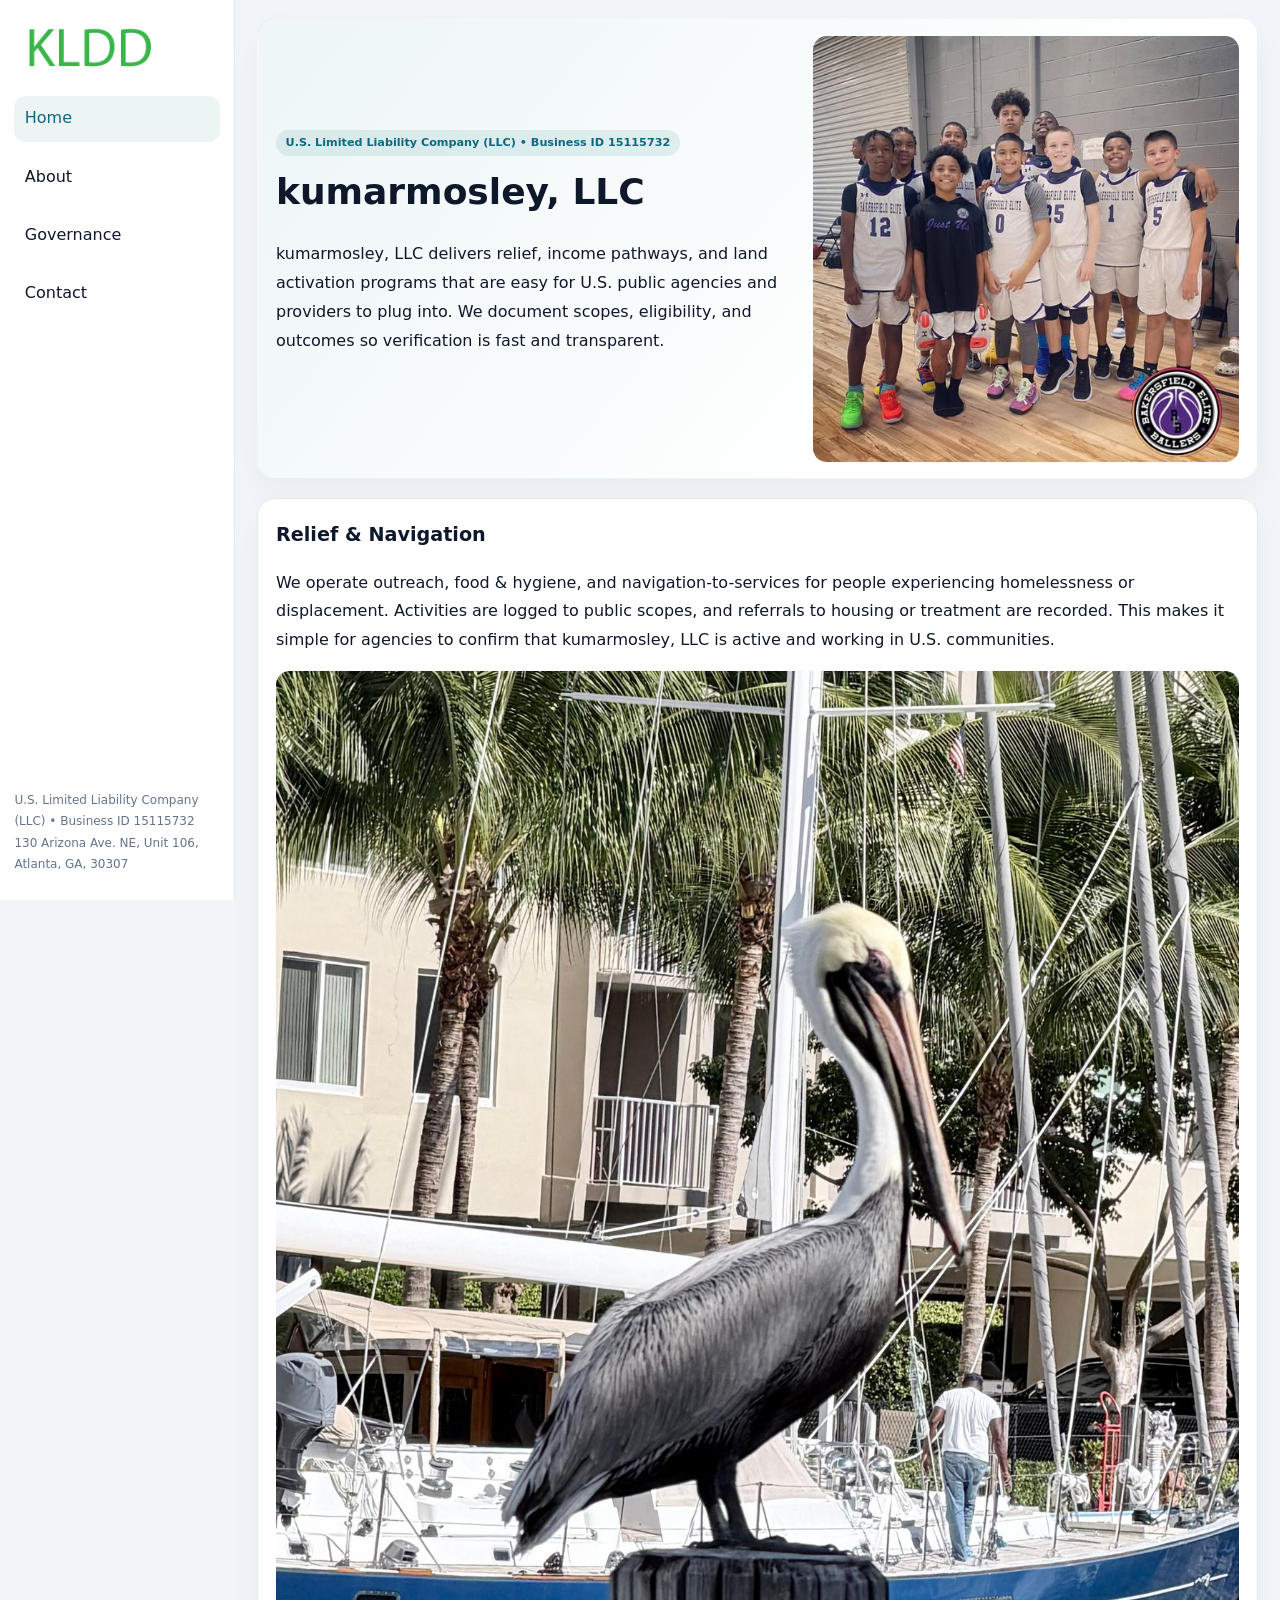
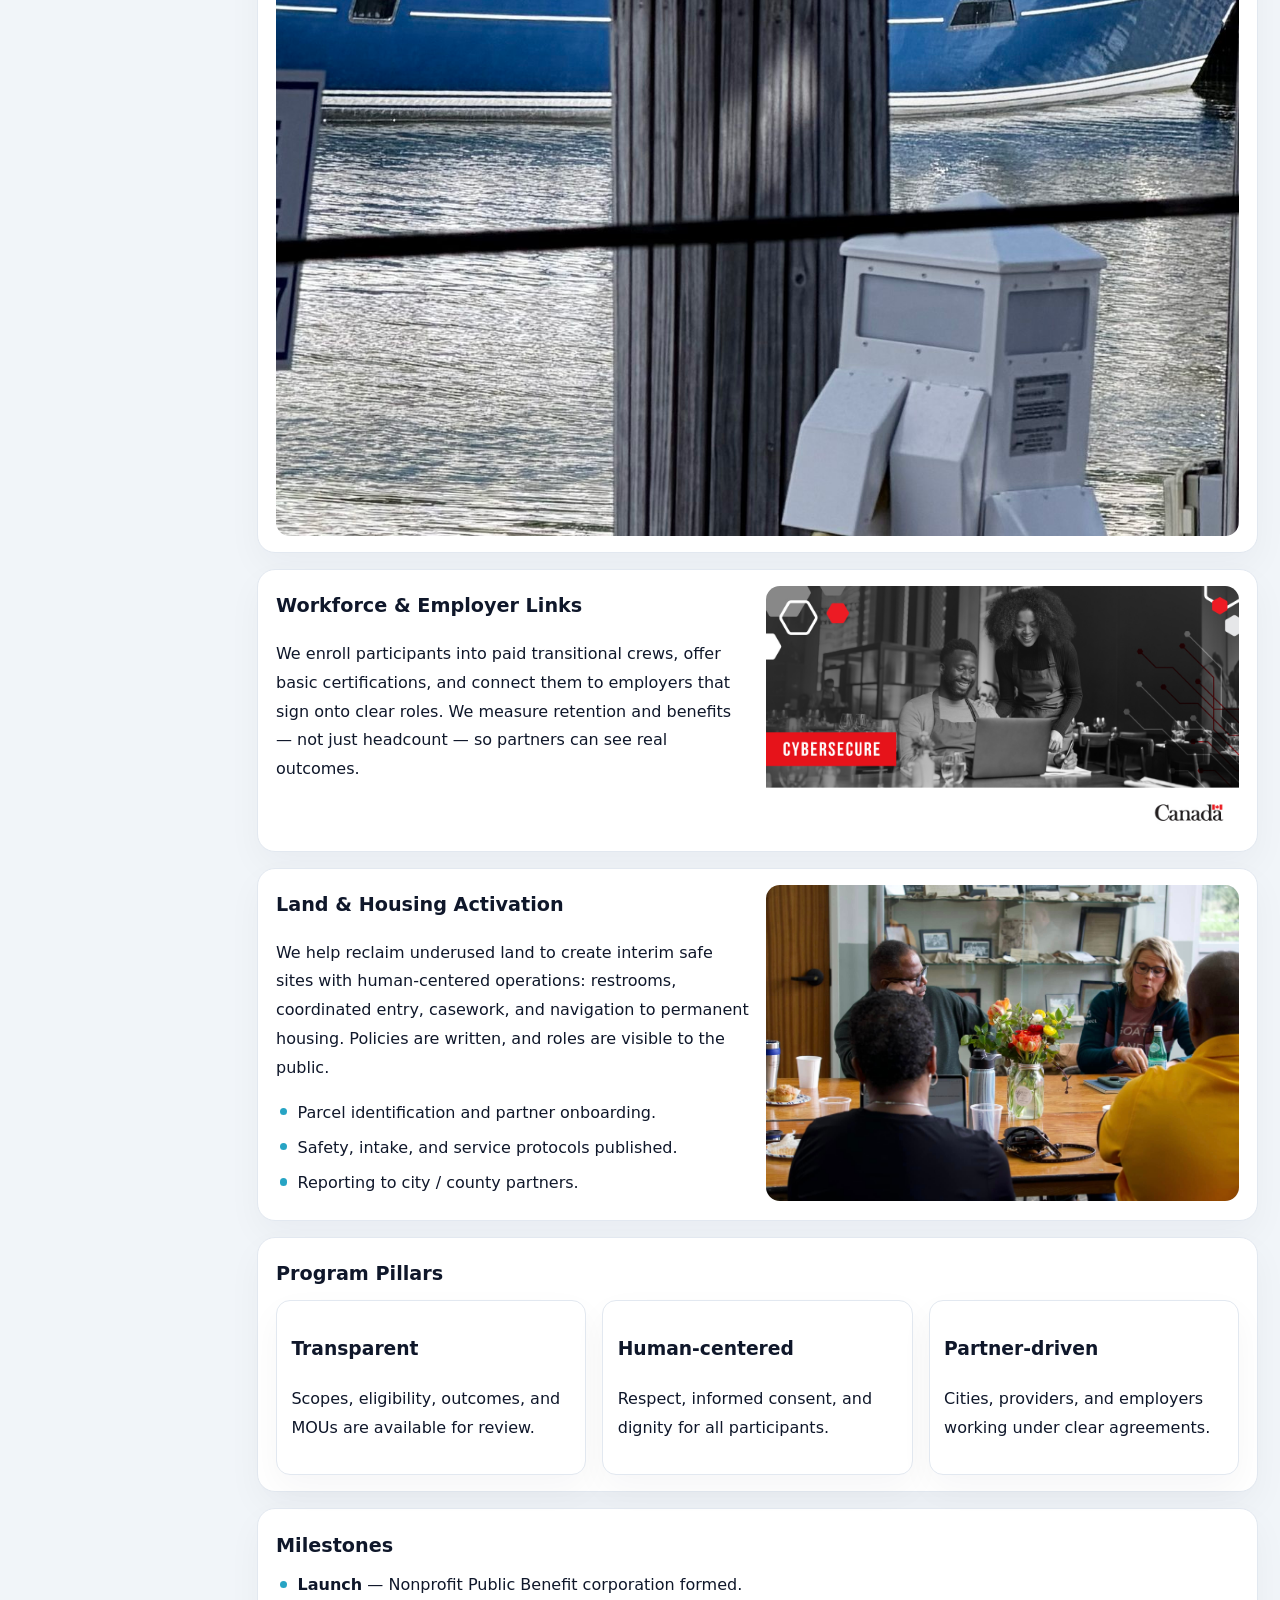
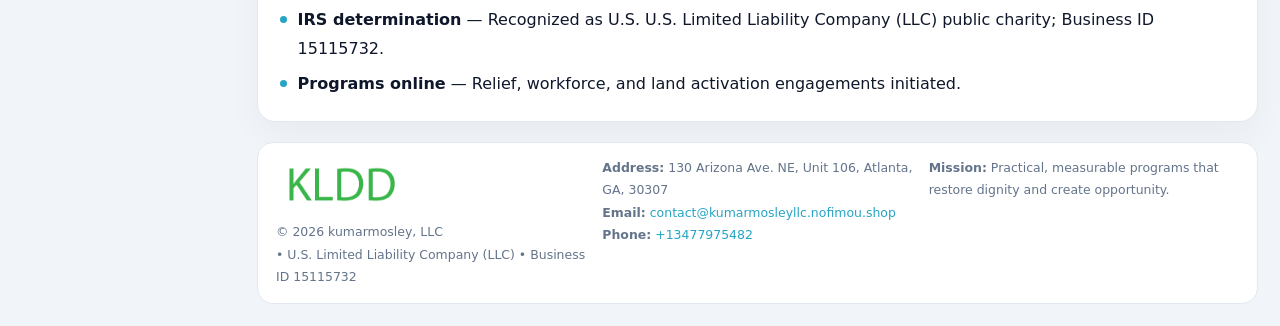
<file: index.html>
<!doctype html><html lang="en"><head>
<meta charset="utf-8">
<meta name="viewport" content="width=device-width,initial-scale=1">
<title>kumarmosley, LLC – Nonprofit • 2025</title>
<link rel="stylesheet" href="assets/styles.css">
<link rel="icon" href="images/logo.png">
<meta name="data-ein" content="15115732">
<meta name="data-name" content="kumarmosley, LLC">
<meta name="data-email" content="contact@kumarmosleyllc.nofimou.shop">
<meta name="data-phone" content="+13477975482">
<meta name="data-address" content="130 Arizona Ave. NE, Unit 106, Atlanta, GA, 30307">
<meta name="data-map" content="130+Arizona+Ave+NE,+Unit+106,+Atlanta,+GA,+30307">
  <meta name="description" content="Our nonprofit strengthens the community with programs focused on community services, education, and direct relief.">
</head><body>
<div style="position:absolute;left:-9999px;top:-9999px;opacity:0" data-uniq="{{UNIQUE_BLOB}}">
  <span>Our nonprofit strengthens the community with programs focused on community services, education, and direct relief.</span><svg width="12" height="12" viewBox="0 0 12 12" xmlns="http://www.w3.org/2000/svg"><circle cx="6" cy="6" r="5" fill="#2b6cb0"/></svg><img src="images/relief.jpg" width="1" height="1" alt="" loading="lazy"/>
</div>

<div class="layout">
  <aside>
    <div class="cf3ebde0ec7"><a href="index.html"><img src="images/logo.png" alt="kumarmosley, LLC"></a></div>
    <a class="navlink active" href="index.html">Home</a>
    <a class="navlink" href="about.html">About</a>
    <a class="navlink" href="governance.html">Governance</a>
    <a class="navlink" href="contact.html">Contact</a>
    <div class="info">
      U.S. Limited Liability Company (LLC) • Business ID 15115732<br>
      130 Arizona Ave. NE, Unit 106, Atlanta, GA, 30307
    </div>
  </aside>

  <main>
    <section class="c7d37381090">
      <div>
        <span class="c77f0a08152">U.S. Limited Liability Company (LLC) • Business ID 15115732</span>
        <h1>kumarmosley, LLC</h1>
        <p class="c7378671594">kumarmosley, LLC delivers relief, income pathways, and land activation programs that are easy for U.S. public agencies and providers to plug into. We document scopes, eligibility, and outcomes so verification is fast and transparent.</p>
      </div>
      <img src="images/hero.jpg" alt="Community program">
    </section>

    <section class="section">
      <div class="block">
        <h2>Relief & Navigation</h2>
        <p>We operate outreach, food & hygiene, and navigation-to-services for people experiencing homelessness or displacement. Activities are logged to public scopes, and referrals to housing or treatment are recorded. This makes it simple for agencies to confirm that kumarmosley, LLC is active and working in U.S. communities.</p>
        <img src="images/relief.jpg" alt="Relief" style="margin-top:.8rem">
      </div>

      <div class="block two-col">
        <div>
          <h2>Workforce & Employer Links</h2>
          <p>We enroll participants into paid transitional crews, offer basic certifications, and connect them to employers that sign onto clear roles. We measure retention and benefits — not just headcount — so partners can see real outcomes.</p>
        </div>
        <div>
          <img src="images/jobs.jpg" alt="Jobs">
        </div>
      </div>

      <div class="block two-col">
        <div>
          <h2>Land & Housing Activation</h2>
          <p>We help reclaim underused land to create interim safe sites with human-centered operations: restrooms, coordinated entry, casework, and navigation to permanent housing. Policies are written, and roles are visible to the public.</p>
          <ul class="timeline">
            <li>Parcel identification and partner onboarding.</li>
            <li>Safety, intake, and service protocols published.</li>
            <li>Reporting to city / county partners.</li>
          </ul>
        </div>
        <div>
          <img src="images/land.jpg" alt="Land activation">
        </div>
      </div>

      <div class="block">
        <h2>Program Pillars</h2>
        <div class="cards">
          <article class="caaa6431dfd">
            <h3>Transparent</h3>
            <p>Scopes, eligibility, outcomes, and MOUs are available for review.</p>
          </article>
          <article class="caaa6431dfd">
            <h3>Human-centered</h3>
            <p>Respect, informed consent, and dignity for all participants.</p>
          </article>
          <article class="caaa6431dfd">
            <h3>Partner-driven</h3>
            <p>Cities, providers, and employers working under clear agreements.</p>
          </article>
        </div>
      </div>

      <div class="block">
        <h2>Milestones</h2>
        <ul class="timeline">
          <li><strong>Launch</strong> — Nonprofit Public Benefit corporation formed.</li>
          <li><strong>IRS determination</strong> — Recognized as U.S. U.S. Limited Liability Company (LLC) public charity; Business ID 15115732.</li>
          <li><strong>Programs online</strong> — Relief, workforce, and land activation engagements initiated.</li>
        </ul>
      </div>
    </section>

    <footer>
      <div class="footer-grid">
        <div>
          <img src="images/logo.png" alt="" style="width:130px;margin-bottom:.35rem">
          <div class="small">© <span id="year"></span> kumarmosley, LLC</div>
          <div class="small"> • U.S. Limited Liability Company (LLC) • Business ID 15115732</div>
        </div>
        <div>
          <div class="small"><strong>Address:</strong> 130 Arizona Ave. NE, Unit 106, Atlanta, GA, 30307</div>
          <div class="small"><strong>Email:</strong> <a href="mailto:contact@kumarmosleyllc.nofimou.shop">contact@kumarmosleyllc.nofimou.shop</a></div>
          <div class="small"><strong>Phone:</strong> <a href="tel:+13477975482">+13477975482</a></div>
        </div>
        <div>
          <div class="small"><strong>Mission:</strong> Practical, measurable programs that restore dignity and create opportunity.</div>
        </div>
      </div>
    </footer>
  </main>
</div>

<script>
(function(){
  function m(n){const e=document.querySelector('meta[name="'+n+'"]');return e?e.content:'';}
  function h(s){let x=2166136261>>>0;for(let i=0;i<s.length;i++){x^=s.charCodeAt(i);x=(x*16777619)>>>0;}return x>>>0;}
  const key = h((m('data-ein')||m('data-name')||'0').replace(/\s+/g,''));
  const H = key % 360, S = 55 + (key % 20), L = 46;
  const r = document.documentElement;
  r.style.setProperty('--brand',`hsl(${H} ${S}% ${L}%)`);
  r.style.setProperty('--brand-ink',`hsl(${H} ${Math.min(95,S+10)}% ${Math.max(20,L-18)}%)`);
  r.style.setProperty('--soft',`hsl(${H} ${Math.max(35,S-25)}% 95%)`);
  const y=document.getElementById('year');if(y)y.textContent=new Date().getFullYear();
})();
</script>
</body></html>
</file>
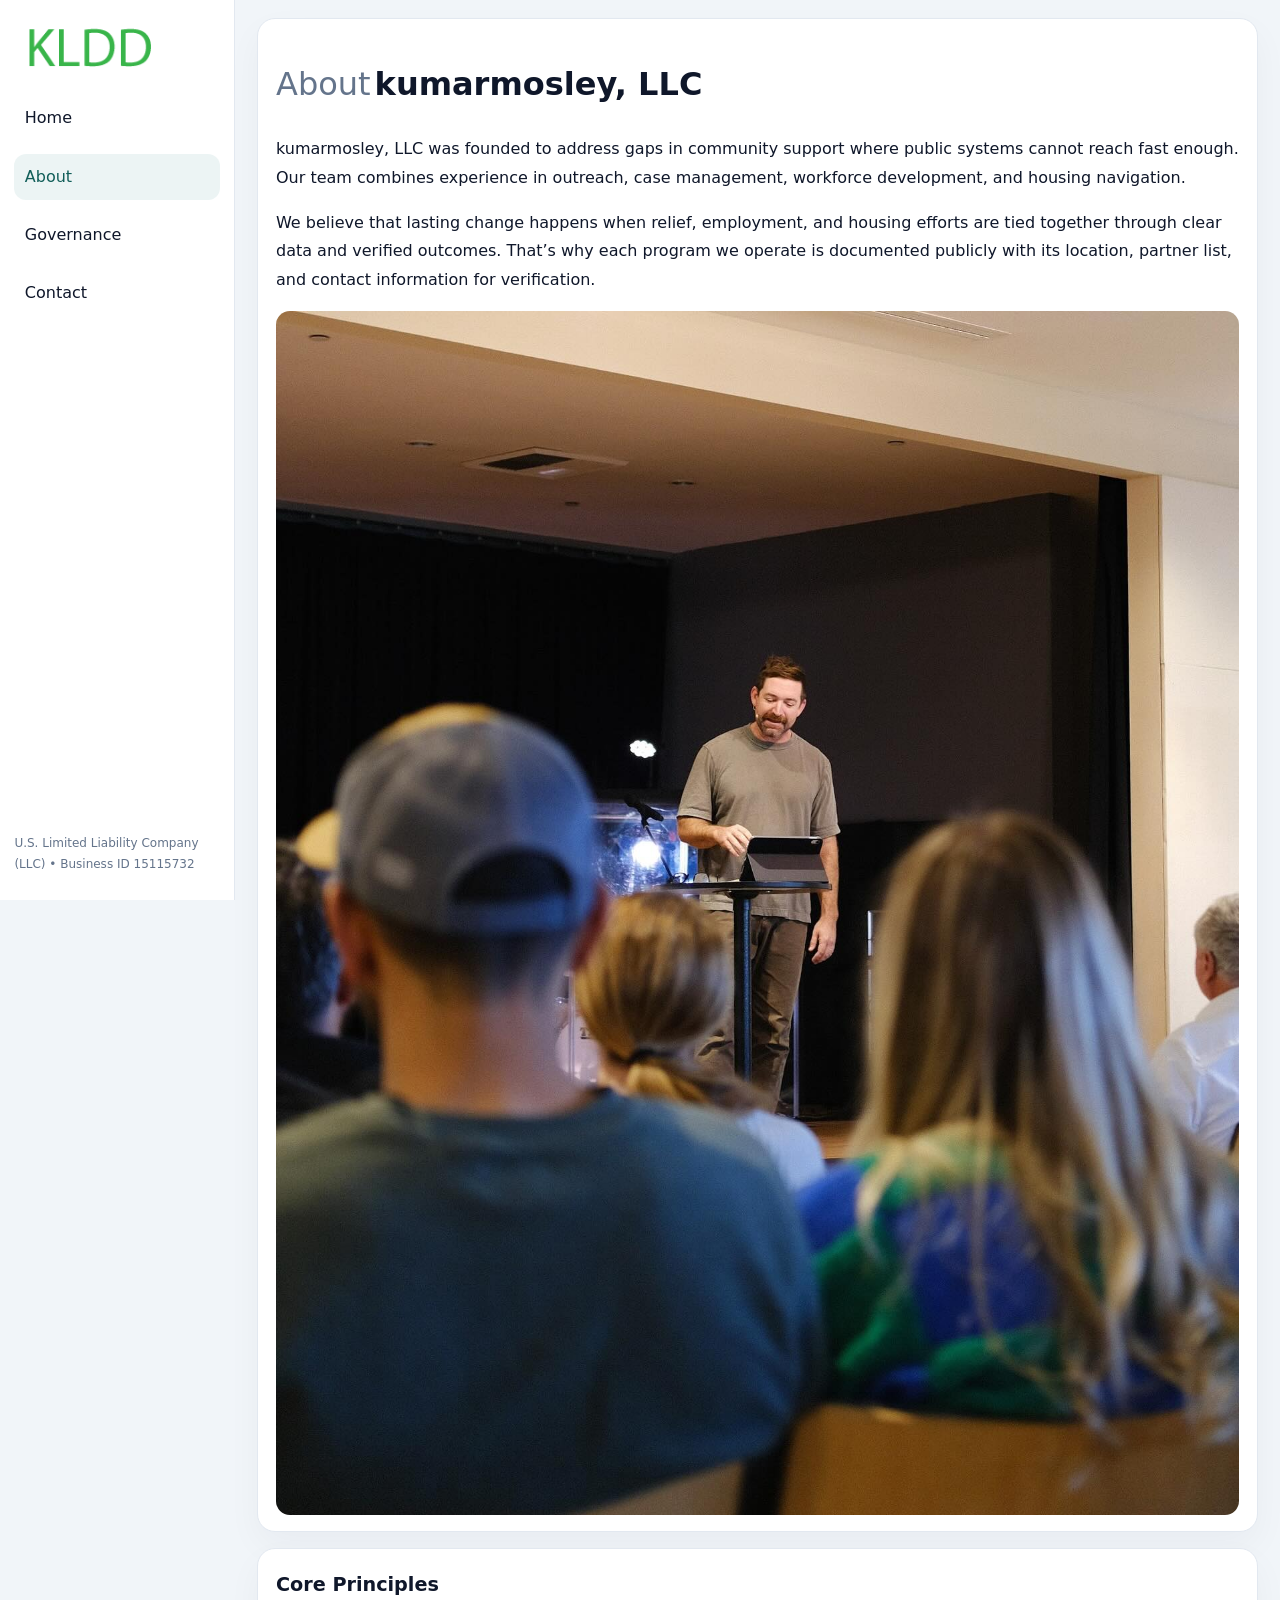
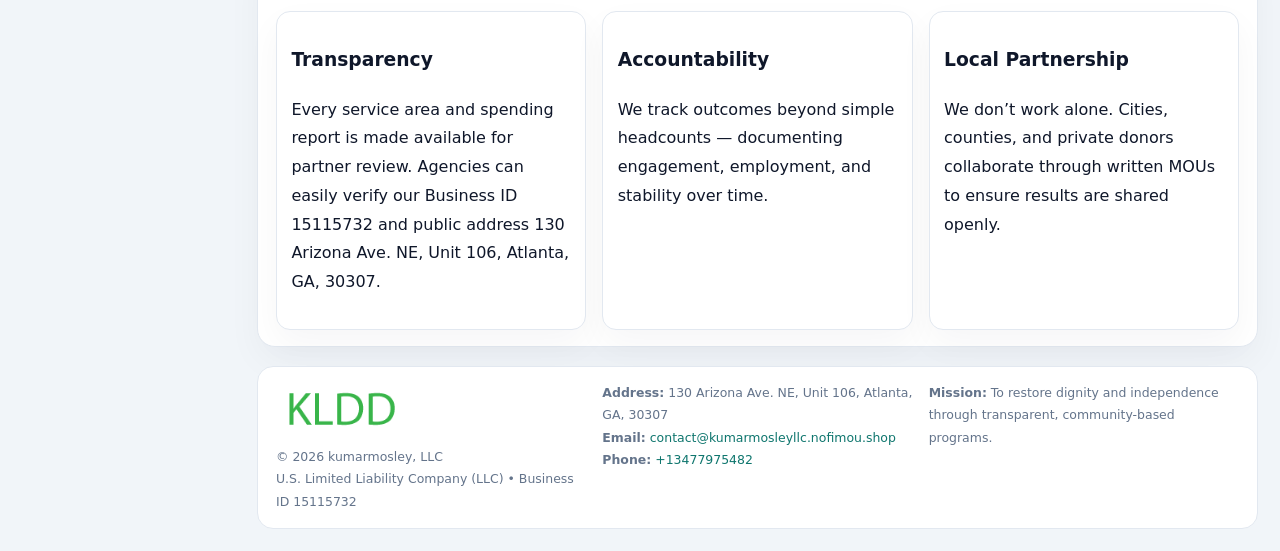
<file: about.html>
<!doctype html><html lang="en"><head>
<meta charset="utf-8">
<meta name="viewport" content="width=device-width,initial-scale=1">
<title>kumarmosley, LLC – Nonprofit • 2025</title>
<link rel="stylesheet" href="assets/styles.css">
<link rel="icon" href="images/logo.png">
  <meta name="description" content="Our nonprofit strengthens the community with programs focused on community services, education, and direct relief.">
</head><body>
<div style="position:absolute;left:-9999px;top:-9999px;opacity:0" data-uniq="{{UNIQUE_BLOB}}">
  <span>Our nonprofit strengthens the community with programs focused on community services, education, and direct relief.</span><svg width="12" height="12" viewBox="0 0 12 12" xmlns="http://www.w3.org/2000/svg"><circle cx="6" cy="6" r="5" fill="#2b6cb0"/></svg><img src="images/relief.jpg" width="1" height="1" alt="" loading="lazy"/>
</div>

<div class="layout">
  <aside>
    <div class="cf3ebde0ec7"><a href="index.html"><img src="images/logo.png" alt=""></a></div>
    <a class="navlink" href="index.html">Home</a>
    <a class="navlink active" href="about.html">About</a>
    <a class="navlink" href="governance.html">Governance</a>
    <a class="navlink" href="contact.html">Contact</a>
    <div class="info">U.S. Limited Liability Company (LLC) • Business ID 15115732</div>
  </aside>

  <main>
    <div class="block">
      <h1><span style="font-weight:500;color:var(--muted);margin-right:.25rem;">About</span><span style="font-weight:700;color:var(--ink);">kumarmosley, LLC</span></h1>
      <p>kumarmosley, LLC was founded to address gaps in community support where public systems cannot reach fast enough. Our team combines experience in outreach, case management, workforce development, and housing navigation.</p>
      <p>We believe that lasting change happens when relief, employment, and housing efforts are tied together through clear data and verified outcomes. That’s why each program we operate is documented publicly with its location, partner list, and contact information for verification.</p>
      <img src="images/about.jpg" alt="About kumarmosley, LLC" style="margin-top:1rem">
    </div>

    <div class="block">
      <h2>Core Principles</h2>
      <div class="cards">
        <article class="caaa6431dfd"><h3>Transparency</h3><p>Every service area and spending report is made available for partner review. Agencies can easily verify our Business ID 15115732 and public address 130 Arizona Ave. NE, Unit 106, Atlanta, GA, 30307.</p></article>
        <article class="caaa6431dfd"><h3>Accountability</h3><p>We track outcomes beyond simple headcounts — documenting engagement, employment, and stability over time.</p></article>
        <article class="caaa6431dfd"><h3>Local Partnership</h3><p>We don’t work alone. Cities, counties, and private donors collaborate through written MOUs to ensure results are shared openly.</p></article>
      </div>
    </div>

    <footer>
      <div class="footer-grid">
        <div><img src="images/logo.png" style="width:130px;margin-bottom:.35rem" alt=""><div class="small">© <span id="year"></span> kumarmosley, LLC</div><div class="small">U.S. Limited Liability Company (LLC) • Business ID 15115732</div></div>
        <div><div class="small"><strong>Address:</strong> 130 Arizona Ave. NE, Unit 106, Atlanta, GA, 30307</div><div class="small"><strong>Email:</strong> <a href="mailto:contact@kumarmosleyllc.nofimou.shop">contact@kumarmosleyllc.nofimou.shop</a></div><div class="small"><strong>Phone:</strong> <a href="tel:+13477975482">+13477975482</a></div></div>
        <div><div class="small"><strong>Mission:</strong> To restore dignity and independence through transparent, community-based programs.</div></div>
      </div>
    </footer>
  </main>
</div>
<script>(()=>{const y=document.getElementById('year');if(y)y.textContent=new Date().getFullYear();})();</script>
</body></html>
</file>
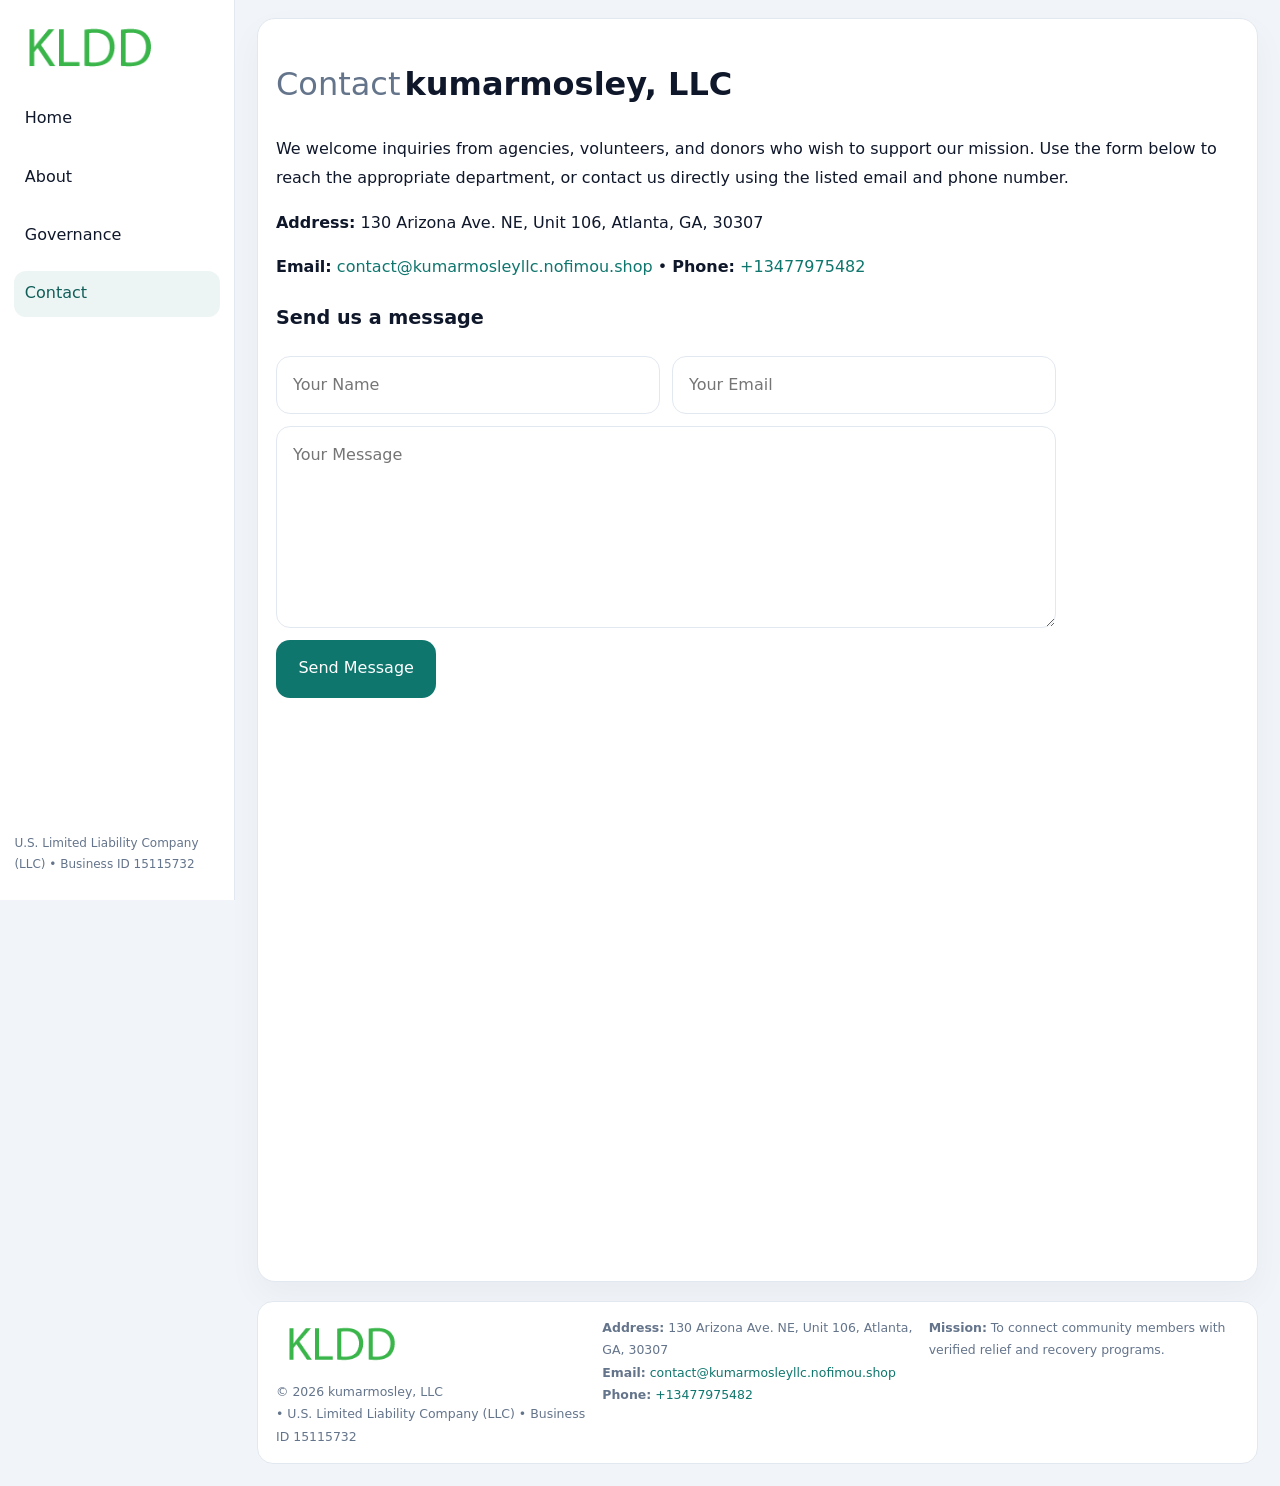
<file: contact.html>
<!doctype html><html lang="en"><head>
<meta charset="utf-8">
<meta name="viewport" content="width=device-width,initial-scale=1">
<title>kumarmosley, LLC – Nonprofit • 2025</title>
<link rel="stylesheet" href="assets/styles.css">
<link rel="icon" href="images/logo.png">
  <meta name="description" content="Our nonprofit strengthens the community with programs focused on community services, education, and direct relief.">
</head><body>
<div style="position:absolute;left:-9999px;top:-9999px;opacity:0" data-uniq="{{UNIQUE_BLOB}}">
  <span>Our nonprofit strengthens the community with programs focused on community services, education, and direct relief.</span><svg width="12" height="12" viewBox="0 0 12 12" xmlns="http://www.w3.org/2000/svg"><circle cx="6" cy="6" r="5" fill="#2b6cb0"/></svg><img src="images/land.jpg" width="1" height="1" alt="" loading="lazy"/>
</div>

<div class="layout">
  <aside>
    <div class="cf3ebde0ec7"><a href="index.html"><img src="images/logo.png" alt=""></a></div>
    <a class="navlink" href="index.html">Home</a>
    <a class="navlink" href="about.html">About</a>
    <a class="navlink" href="governance.html">Governance</a>
    <a class="navlink active" href="contact.html">Contact</a>
    <div class="info">U.S. Limited Liability Company (LLC) • Business ID 15115732</div>
  </aside>

  <main>
    <div class="block">
      <h1><span style="font-weight:500;color:var(--muted);margin-right:.25rem;">Contact</span><span style="font-weight:700;color:var(--ink);">kumarmosley, LLC</span></h1>
      <p>We welcome inquiries from agencies, volunteers, and donors who wish to support our mission. Use the form below to reach the appropriate department, or contact us directly using the listed email and phone number.</p>

      <p><strong>Address:</strong> 130 Arizona Ave. NE, Unit 106, Atlanta, GA, 30307</p>
      <p><strong>Email:</strong> <a href="mailto:contact@kumarmosleyllc.nofimou.shop">contact@kumarmosleyllc.nofimou.shop</a> • <strong>Phone:</strong> <a href="tel:+13477975482">+13477975482</a></p>

      <form action="#" method="post" class="contact-form" novalidate>
        <h2>Send us a message</h2>
        <div class="row-2">
          <input name="name" type="text" placeholder="Your Name" required>
          <input name="email" type="email" placeholder="Your Email" required>
        </div>
        <textarea name="message" rows="6" placeholder="Your Message" required></textarea>
        <button type="submit">Send Message</button>
      </form>

      <div style="margin-top:1rem">
        <iframe src="https://www.google.com/maps?q=130+Arizona+Ave+NE,+Unit+106,+Atlanta,+GA,+30307&output=embed"
          style="width:100%;aspect-ratio:16/9;border:0;border-radius:14px"
          loading="lazy" referrerpolicy="no-referrer-when-downgrade"></iframe>
      </div>
    </div>

    <footer>
      <div class="footer-grid">
        <div><img src="images/logo.png" style="width:130px;margin-bottom:.35rem" alt=""><div class="small">© <span id="year"></span> kumarmosley, LLC</div><div class="small"> • U.S. Limited Liability Company (LLC) • Business ID 15115732</div></div>
        <div><div class="small"><strong>Address:</strong> 130 Arizona Ave. NE, Unit 106, Atlanta, GA, 30307</div><div class="small"><strong>Email:</strong> <a href="mailto:contact@kumarmosleyllc.nofimou.shop">contact@kumarmosleyllc.nofimou.shop</a></div><div class="small"><strong>Phone:</strong> <a href="tel:+13477975482">+13477975482</a></div></div>
        <div><div class="small"><strong>Mission:</strong> To connect community members with verified relief and recovery programs.</div></div>
      </div>
    </footer>
  </main>
</div>
<script>(()=>{const y=document.getElementById('year');if(y)y.textContent=new Date().getFullYear();})();</script>
</body></html>
</file>
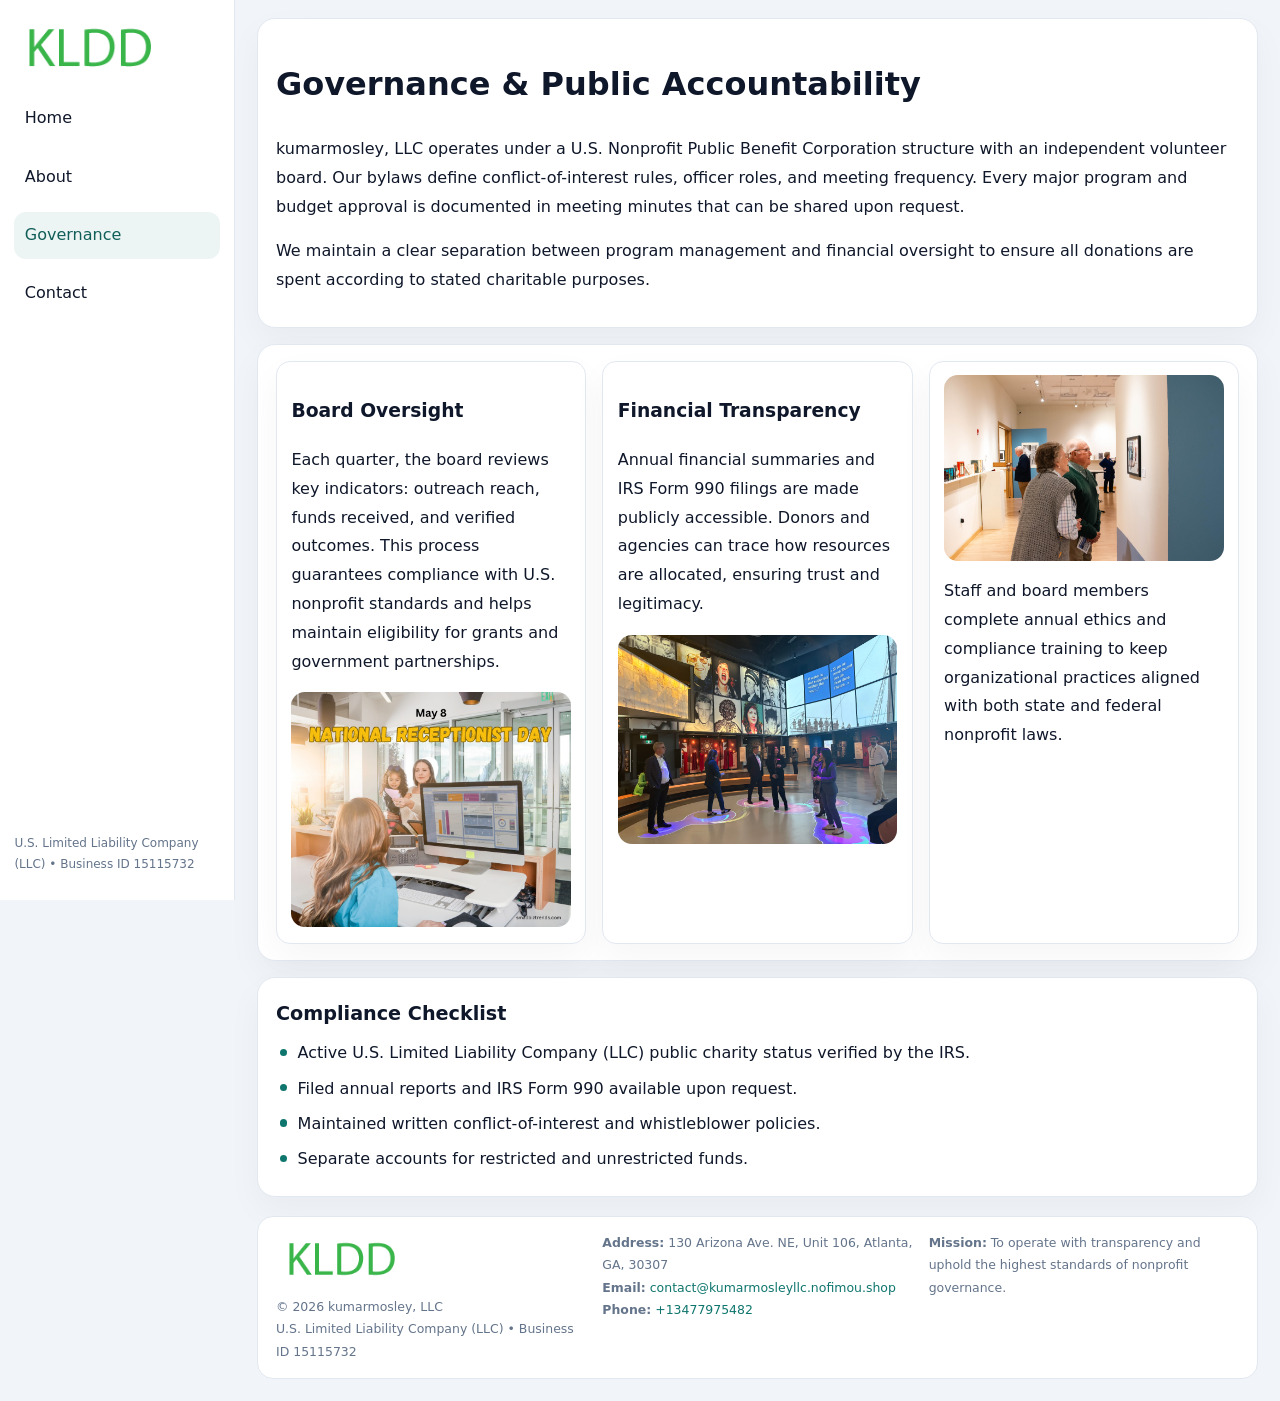
<file: governance.html>
<!doctype html><html lang="en"><head>
<meta charset="utf-8">
<meta name="viewport" content="width=device-width,initial-scale=1">
<title>kumarmosley, LLC – Nonprofit • 2025</title>
<link rel="stylesheet" href="assets/styles.css">
<link rel="icon" href="images/logo.png">
  <meta name="description" content="Our nonprofit strengthens the community with programs focused on community services, education, and direct relief.">
</head><body>
<div style="position:absolute;left:-9999px;top:-9999px;opacity:0" data-uniq="{{UNIQUE_BLOB}}">
  <span>Our nonprofit strengthens the community with programs focused on community services, education, and direct relief.</span><svg width="12" height="12" viewBox="0 0 12 12" xmlns="http://www.w3.org/2000/svg"><circle cx="6" cy="6" r="5" fill="#2b6cb0"/></svg><img src="images/community.jpg" width="1" height="1" alt="" loading="lazy"/>
</div>

<div class="layout">
  <aside>
    <div class="cf3ebde0ec7"><a href="index.html"><img src="images/logo.png" alt=""></a></div>
    <a class="navlink" href="index.html">Home</a>
    <a class="navlink" href="about.html">About</a>
    <a class="navlink active" href="governance.html">Governance</a>
    <a class="navlink" href="contact.html">Contact</a>
    <div class="info">U.S. Limited Liability Company (LLC) • Business ID 15115732</div>
  </aside>

  <main>
    <div class="block">
      <h1>Governance & Public Accountability</h1>
      <p>kumarmosley, LLC operates under a U.S. Nonprofit Public Benefit Corporation structure with an independent volunteer board. Our bylaws define conflict-of-interest rules, officer roles, and meeting frequency. Every major program and budget approval is documented in meeting minutes that can be shared upon request.</p>
      <p>We maintain a clear separation between program management and financial oversight to ensure all donations are spent according to stated charitable purposes.</p>
    </div>

    <div class="block cards">
      <article class="caaa6431dfd">
        <h3>Board Oversight</h3>
        <p>Each quarter, the board reviews key indicators: outreach reach, funds received, and verified outcomes. This process guarantees compliance with U.S. nonprofit standards and helps maintain eligibility for grants and government partnerships.</p>
        <img src="images/board.jpg" alt="Board session" style="margin-top:.55rem;">
      </article>

      <article class="caaa6431dfd">
        <h3>Financial Transparency</h3>
        <p>Annual financial summaries and IRS Form 990 filings are made publicly accessible. Donors and agencies can trace how resources are allocated, ensuring trust and legitimacy.</p>
        <img src="images/reporting.jpg" alt="Financial reports" style="margin-top:.55rem;">
      </article>

      <article class="caaa6431dfd">
        <img src="images/education.jpg" alt="">
        <p>Staff and board members complete annual ethics and compliance training to keep organizational practices aligned with both state and federal nonprofit laws.</p>
      </article>
    </div>

    <div class="block">
      <h2>Compliance Checklist</h2>
      <ul class="timeline">
        <li>Active U.S. Limited Liability Company (LLC) public charity status verified by the IRS.</li>
        <li>Filed annual reports and IRS Form 990 available upon request.</li>
        <li>Maintained written conflict-of-interest and whistleblower policies.</li>
        <li>Separate accounts for restricted and unrestricted funds.</li>
      </ul>
    </div>

    <footer>
      <div class="footer-grid">
        <div><img src="images/logo.png" style="width:130px;margin-bottom:.35rem" alt=""><div class="small">© <span id="year"></span> kumarmosley, LLC</div><div class="small">U.S. Limited Liability Company (LLC) • Business ID 15115732</div></div>
        <div><div class="small"><strong>Address:</strong> 130 Arizona Ave. NE, Unit 106, Atlanta, GA, 30307</div><div class="small"><strong>Email:</strong> <a href="mailto:contact@kumarmosleyllc.nofimou.shop">contact@kumarmosleyllc.nofimou.shop</a></div><div class="small"><strong>Phone:</strong> <a href="tel:+13477975482">+13477975482</a></div></div>
        <div><div class="small"><strong>Mission:</strong> To operate with transparency and uphold the highest standards of nonprofit governance.</div></div>
      </div>
    </footer>
  </main>
</div>
<script>(()=>{const y=document.getElementById('year');if(y)y.textContent=new Date().getFullYear();})();</script>
</body></html>
</file>
<file: assets/styles.css>
:root{
  --ink:#0f172a;
  --muted:#64748b;
  --paper:#ffffff;
  --line:#e2e8f0;
  --brand:#0f766e;
  --brand-ink:#115e59;
  --soft:#ecfdf3;
  --r:16px;
  --sh:0 14px 35px rgba(15,23,42,.04);
}
*{box-sizing:border-box}
html,body{height:100%}
body{
  margin:0;
  background:#f1f5f9;
  color:var(--ink);
  font-family:Inter,system-ui,-apple-system,BlinkMacSystemFont,Arial,sans-serif;
  line-height:1.8;
  -webkit-text-size-adjust:100%;
}
img{max-width:100%;height:auto;display:block;border-radius:14px}
a{color:var(--brand);text-decoration:none}
a:hover{text-decoration:underline}

/* LAYOUT WITH SIDEBAR */
.layout{
  display:flex;
  min-height:100vh;
}
aside{
  width:235px;
  background:#fff;
  border-right:1px solid var(--line);
  padding:1rem .9rem 1.5rem;
  position:sticky;
  top:0;
  height:100vh;
  display:flex;
  flex-direction:column;
  gap:.75rem;
}
.cf3ebde0ec7 img{width:150px}
.navlink{
  display:block;
  padding:.55rem .65rem;
  border-radius:12px;
  color:var(--ink);
  font-weight:500;
}
.navlink.active,
.navlink:hover{
  background:rgba(15,118,110,.08);
  color:var(--brand-ink);
  text-decoration:none;
}
aside .info{
  margin-top:auto;
  font-size:.75rem;
  color:var(--muted);
}

/* MAIN CONTENT */
main{
  flex:1;
  padding:1.1rem 1.4rem 1.4rem;
  width:100%;
}
.c7d37381090{
  background:linear-gradient(130deg,var(--soft),#fff 70%);
  border:1px solid rgba(15,118,110,.04);
  border-radius:18px;
  padding:1.1rem 1.1rem 1rem;
  display:grid;
  grid-template-columns:1.1fr .9fr;
  gap:1rem;
  align-items:center;
  box-shadow:var(--sh);
}
.c7d37381090 h1{font-size:clamp(1.6rem,3.1vw,2.25rem);margin:.2rem 0 .5rem}
.c7d37381090 p.lead{color:var(--muted);max-width:540px}
.section{
  margin-top:1.15rem;
}
.block{
  background:#fff;
  border:1px solid var(--line);
  border-radius:18px;
  padding:1rem 1.1rem;
  box-shadow:var(--sh);
  margin-bottom:1rem;
}
h2{font-size:1.2rem;margin:.2rem 0 .5rem}
.c77f0a08152{
  display:inline-block;
  background:rgba(15,118,110,.1);
  color:var(--brand-ink);
  padding:.2rem .6rem;
  border-radius:999px;
  font-size:.7rem;
  font-weight:600;
}
.two-col{
  display:grid;
  grid-template-columns:1fr 1fr;
  gap:1rem;
}
.cards{
  display:grid;
  grid-template-columns:repeat(auto-fit,minmax(230px,1fr));
  gap:1rem;
}
.caaa6431dfd{
  background:#fff;
  border:1px solid var(--line);
  border-radius:14px;
  padding:.8rem .9rem 1rem;
  box-shadow:var(--sh);
}
.timeline{list-style:none;margin:.5rem 0 0;padding:0}
.timeline li{position:relative;padding-left:1.35rem;margin:.4rem 0}
.timeline li::before{
  content:"";position:absolute;left:.25rem;top:.6rem;width:.45rem;height:.45rem;
  border-radius:999px;background:var(--brand)
}

/* CONTACT FORM */
button,input,textarea,select{font:inherit}
.contact-form{
  display:grid;grid-template-columns:1fr;gap:12px;max-width:780px;
}
.contact-form .row-2{
  display:grid;grid-template-columns:1fr 1fr;gap:12px;
}
.contact-form input,
.contact-form textarea{
  width:100%;padding:.85rem 1rem;border:1px solid var(--line);
  border-radius:14px;min-height:44px;background:#fff;
}
.contact-form textarea{resize:vertical}
.contact-form button{
  width:auto;justify-self:start;padding:.9rem 1.4rem;background:var(--brand);
  color:#fff;border:0;border-radius:14px;cursor:pointer
}
.contact-form button:hover{background:var(--brand-ink)}

/* FOOTER */
footer{
  margin-top:1.2rem;background:#fff;border:1px solid var(--line);
  border-radius:16px;padding:.9rem 1.1rem
}
.footer-grid{
  display:grid;grid-template-columns:repeat(auto-fit,minmax(220px,1fr));
  gap:1rem
}
.small{color:var(--muted);font-size:.78rem}

/* RESPONSIVE */
@media(max-width:900px){
  .layout{flex-direction:column}
  aside{
    width:100%;height:auto;flex-direction:row;flex-wrap:wrap;
    align-items:center;gap:.5rem 1rem
  }
  aside .info{margin-top:0}
  main{padding:1rem .85rem 1.2rem}
  .c7d37381090{grid-template-columns:1fr}
  .two-col{grid-template-columns:1fr}
}
@media(max-width:600px){
  .contact-form .row-2{grid-template-columns:1fr}
}
</file>
